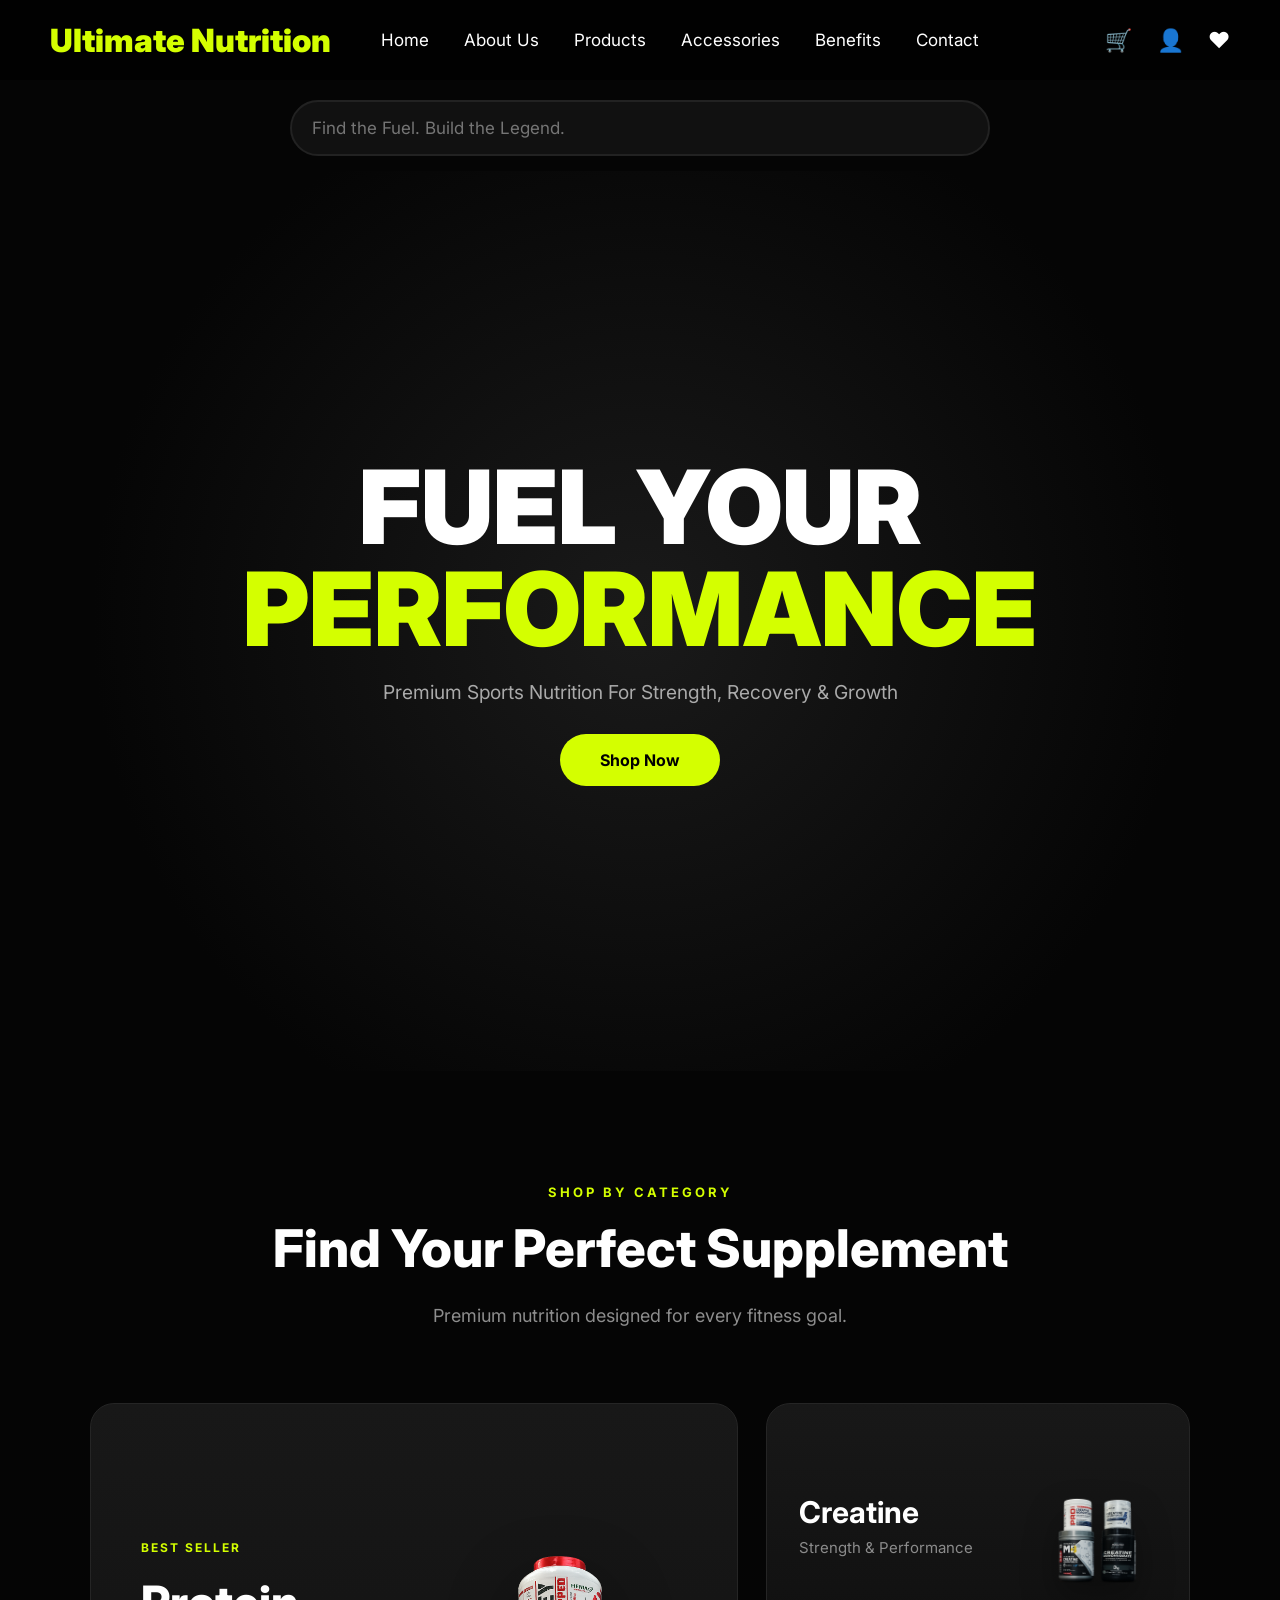
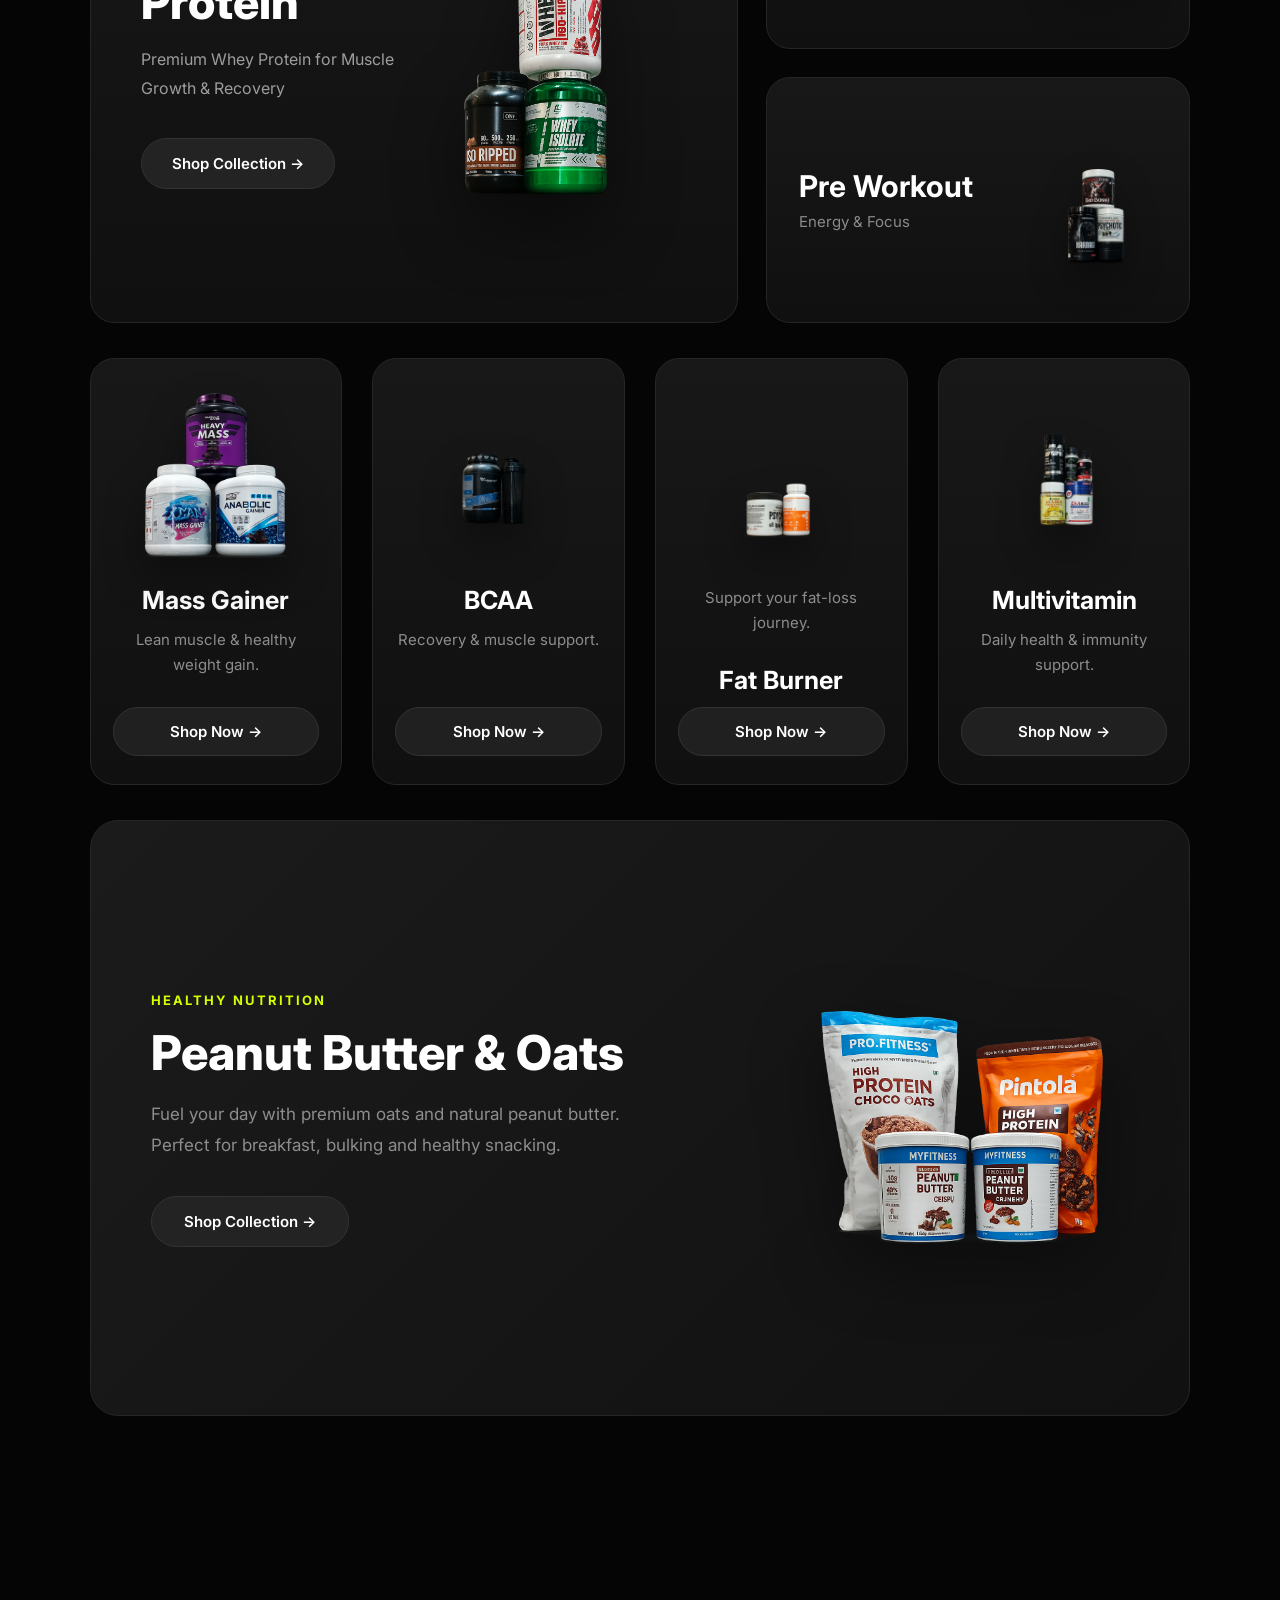
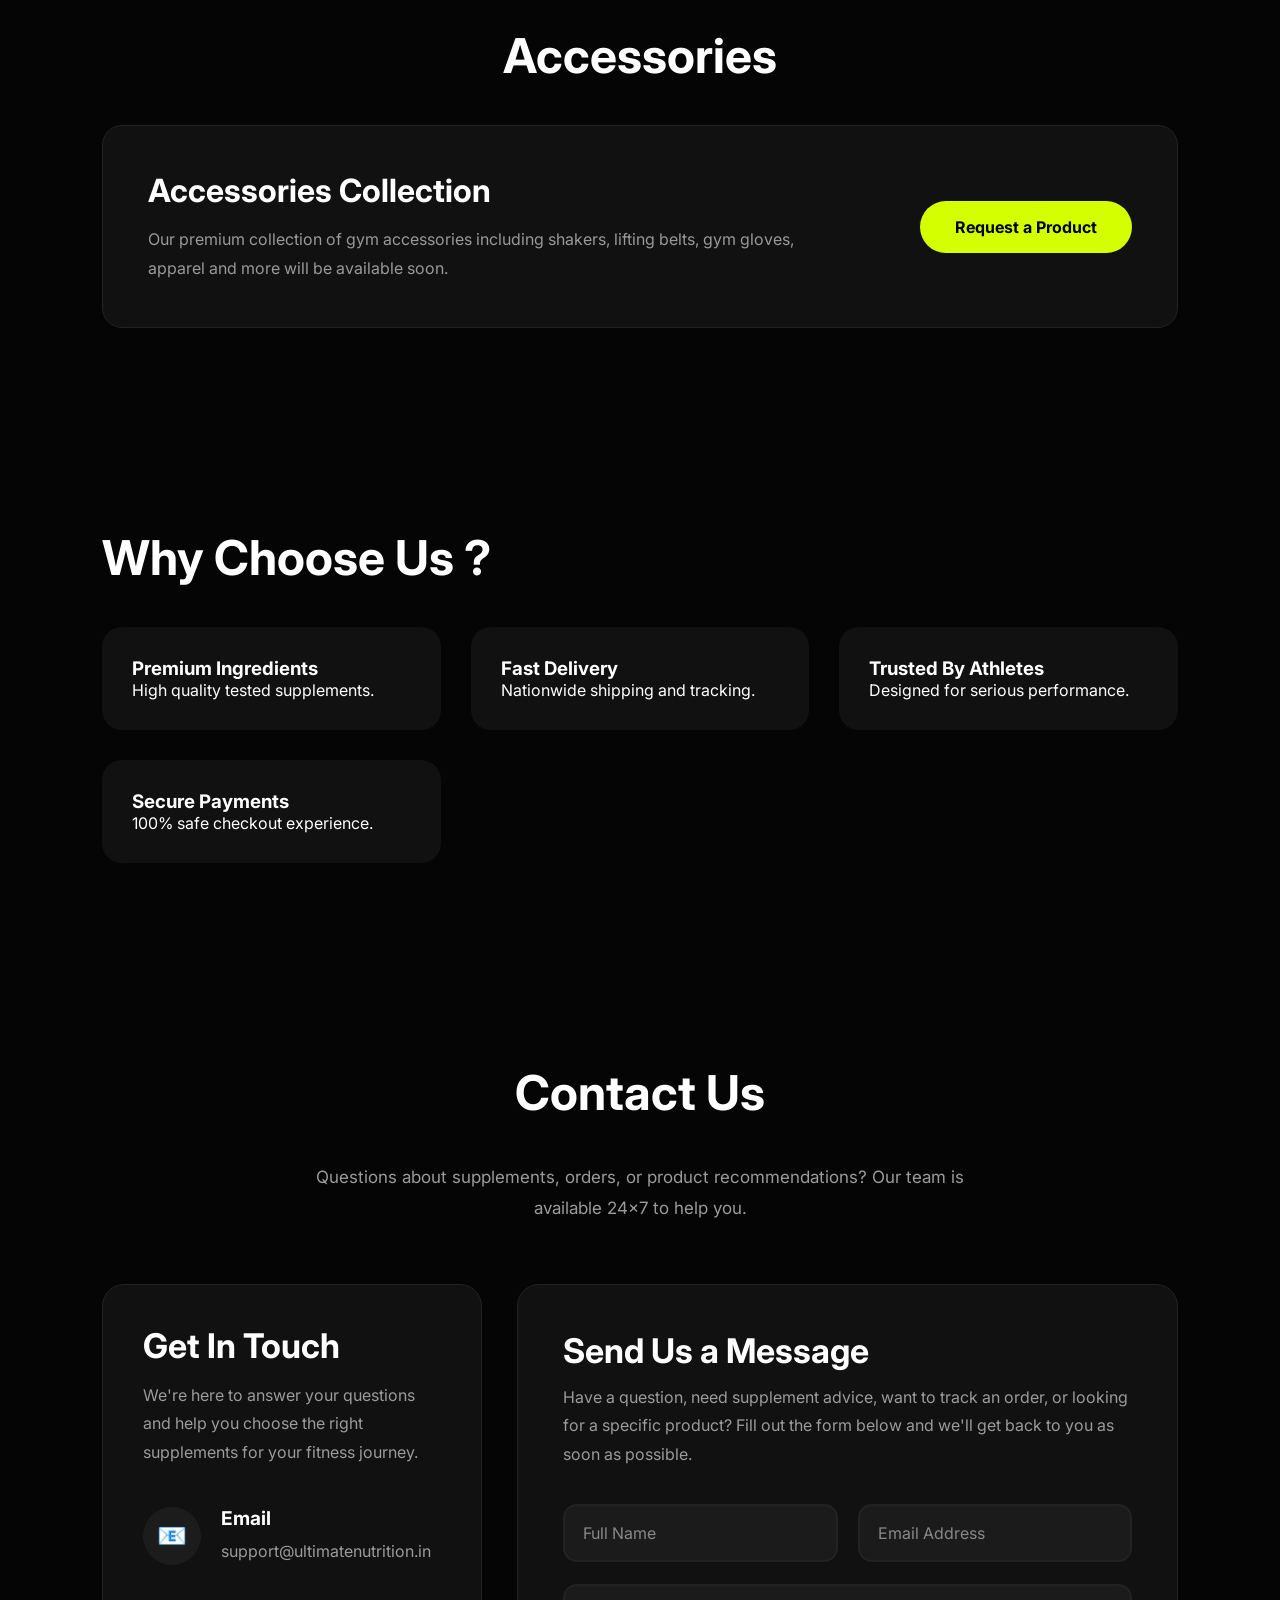
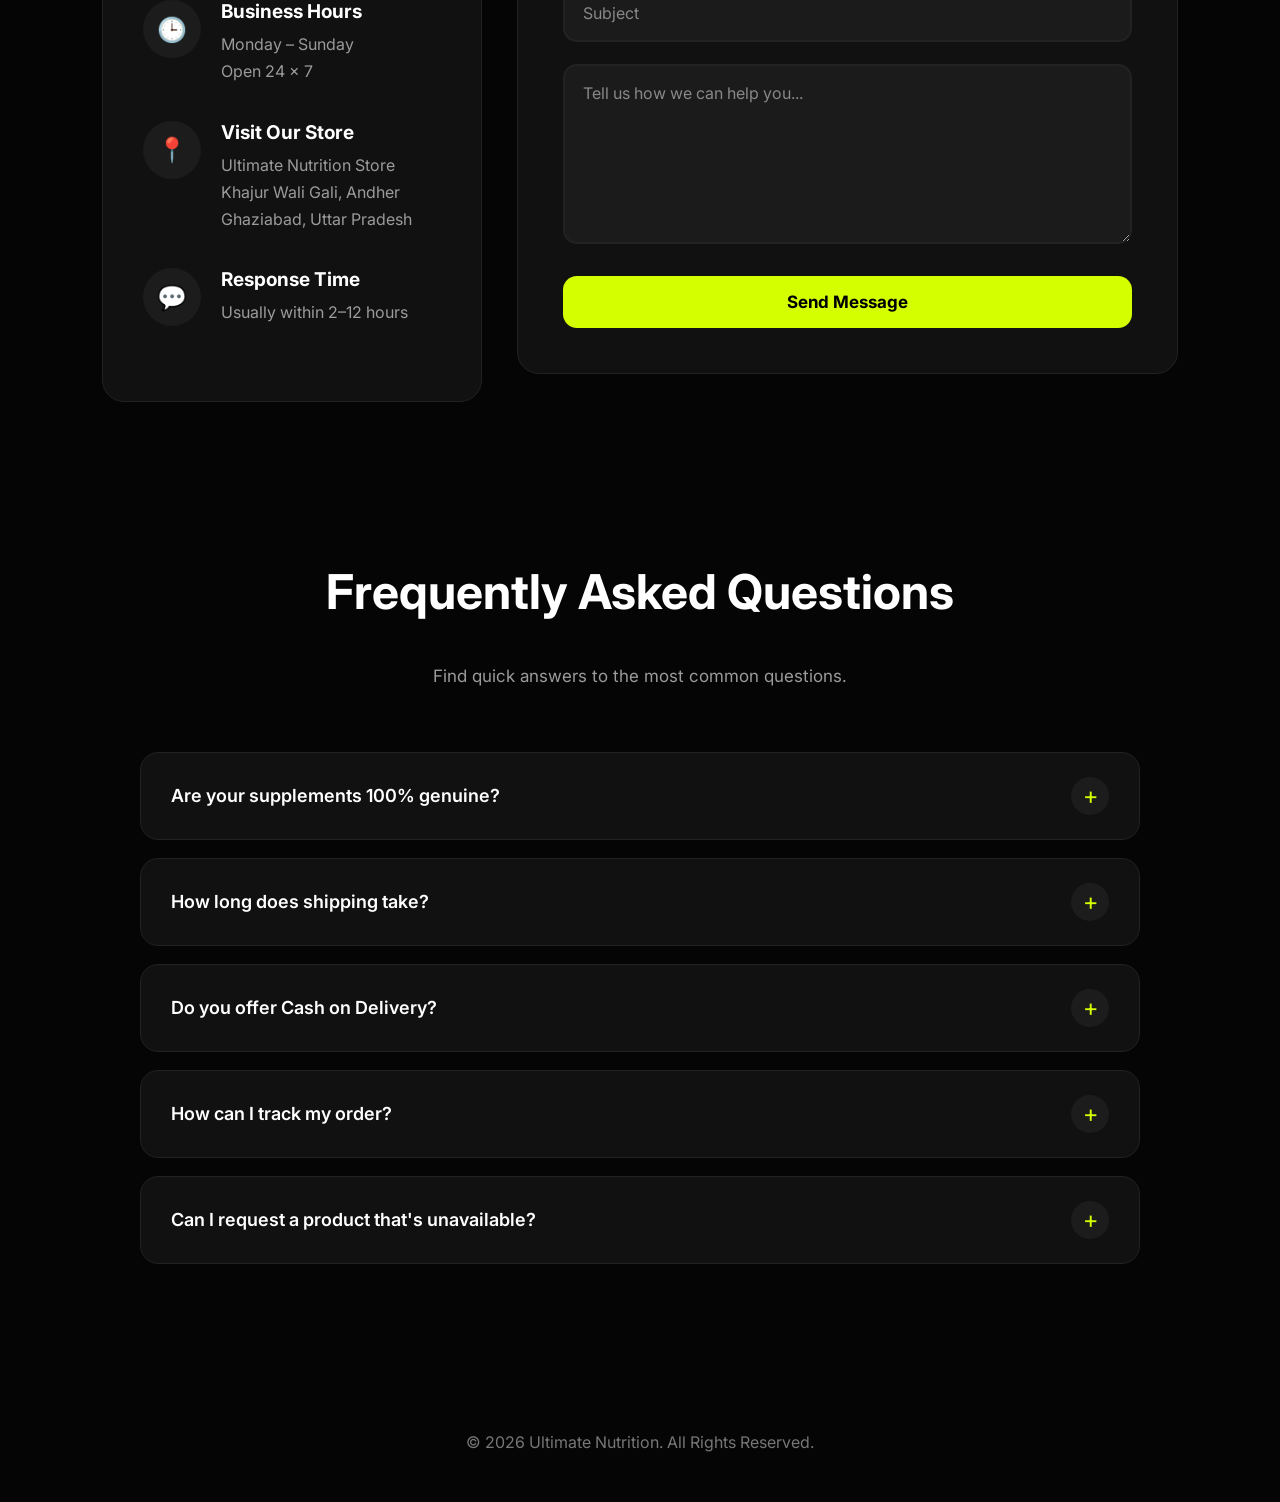
<file: index.html>
<!DOCTYPE html>
<html lang="en">
<head>
<meta charset="UTF-8">
<meta name="viewport" content="width=device-width, initial-scale=1.0">
<title>Ultimate Nutrition - Premium Supplements</title>

<link href="https://fonts.googleapis.com/css2?family=Inter:wght@300;400;500;700;900&display=swap" rel="stylesheet">

<style>
*{
margin:0;
padding:0;
box-sizing:border-box;
font-family:Inter,sans-serif;
}

body{
background:#050505;
color:white;
overflow-x:hidden;
}

nav{
    position:fixed;
    top:0;
    left:0;
    width:100%;
    height:80px;

    background:rgba(0,0,0,.75);
    backdrop-filter:blur(10px);

    display:flex;
    align-items:center;
    justify-content:space-between;

    padding:0 50px;

    z-index:1000;
}
.logo{
    font-size:2rem;
    font-weight:900;
    color:#d4ff00;
}
nav ul{

    display:flex;

    list-style:none;

    gap:35px;

    margin-left:50px;
}

nav ul li a{

    color:white;

    text-decoration:none;

    font-size:17px;

    transition:.3s;

}

nav ul li a:hover{

    color:#d4ff00;

}
.hero{
height:100vh;
display:flex;
align-items:center;
justify-content:center;
text-align:center;
padding:0 20px;
background:
radial-gradient(circle at center,#1a1a1a 0%,#050505 70%);
}

.hero-content{
animation:fadeUp 1s ease forwards;
}

.hero h1{
font-size:clamp(3rem,8vw,7rem);
font-weight:900;
line-height:1;
}

.hero span{
color:#d4ff00;
}

.hero p{
margin-top:20px;
font-size:1.2rem;
color:#aaa;
}

.btn{
display:inline-block;
margin-top:30px;
padding:16px 40px;
background:#d4ff00;
color:black;
font-weight:700;
border-radius:50px;
text-decoration:none;
transition:.3s;
}

.btn:hover{
transform:translateY(-5px);
}

.section{
padding:100px 8%;
}

.section-title{
font-size:3rem;
margin-bottom:40px;
}

.products{
display:grid;
grid-template-columns:repeat(auto-fit,minmax(250px,1fr));
gap:30px;
}

/* Slider Images */

.product-image img{

    position:absolute;

    width:85%;

    height:85%;

    object-fit:contain;

    opacity:0;

    transition:opacity .8s ease-in-out;

}

/* First Image Visible */

.product-image img.active{

    opacity:1;

}

/* Hover Effect */

.card:hover .product-image img.active{

    transform:scale(1.05);

    transition:transform .4s;

}

.coming{
    color:#bbb;
    margin:12px 0;
    font-size:14px;
}

.card:hover{
transform:translateY(-10px);
border-color:#d4ff00;
}

.product-image{

    position:relative;

    height:260px;

    background:#181818;

    border-radius:18px;

    overflow:hidden;

}

.product-image img{

    position:absolute;

    inset:0;

    width:100%;

    height:100%;

    object-fit:contain;

    opacity:0;

    transition:.8s;

}

.product-image img.active{

    opacity:1;

}
.card h3{
margin-top:15px;
}

.price{
margin-top:10px;
font-size:24px;
font-weight:700;
color:#d4ff00;
}

.buy{
margin-top:15px;
width:100%;
padding:12px;
border:none;
border-radius:12px;
background:#d4ff00;
font-weight:700;
cursor:pointer;
}

.features{
display:grid;
grid-template-columns:repeat(auto-fit,minmax(250px,1fr));
gap:30px;
}

.feature{
background:#111;
padding:30px;
border-radius:20px;
}

footer{
padding:50px;
text-align:center;
color:#777;
}

.reveal{
opacity:0;
transform:translateY(50px);
transition:1s;
}

.reveal.active{
opacity:1;
transform:translateY(0);
}

@keyframes fadeUp{
from{
opacity:0;
transform:translateY(100px);
}
to{
opacity:1;
transform:translateY(0);
}
}
.hamburger{

    display:none;

    font-size:30px;

    cursor:pointer;

    color:white;

}
@media (max-width:768px){

    nav{

        padding:0 15px;

        height:70px;

    }

    /* Hamburger LEFT */

    .hamburger{

        display:block;

        font-size:30px;

        cursor:pointer;

        order:1;

    }

    /* Logo CENTER */

    .logo{

        flex:1;

        text-align:center;

        font-size:22px;

        order:2;

    }

    /* Icons RIGHT */

    .nav-icons{

        order:3;

        gap:15px;

    }

    /* Hide desktop menu */
nav ul{

position:fixed;

top:70px;

left:-100%;

width:280px;

height:100vh;

background:#111;

display:flex;

flex-direction:column;

align-items:flex-start;

padding:40px 30px;

gap:25px;

transition:.3s;

}
nav ul li{

width:100%;

}
nav ul li a{

display:block;

padding:12px 0;

font-size:22px;

width:100%;

}
    nav ul.active{

        left:0;

    }

}
@media(max-width:480px){

    .logo{

        font-size:20px;

    }

    .nav-icons{

        gap:12px;

    }

    nav{

        padding:12px 15px;

    }

}
.account{
    position:relative;
    display:flex;
    align-items:center;
    gap:12px;
}
#username{
    color:white;
    font-size:18px;
    font-weight:500;
    white-space:nowrap;
}
.nav-icons{
    margin-left:auto;
    display:flex;
    align-items:center;
    gap:25px;
}

.nav-icons a{

    color:white;

    text-decoration:none;

    font-size:22px;

}
.dropdown{
display:none;
position:absolute;
right:0;
top:40px;
background:#111;
padding:15px;
border-radius:10px;
min-width:150px;
}

.dropdown a{
display:block;
padding:10px;
color:white;
text-decoration:none;
}

.dropdown.show{
display:block;
}

.cart-header{
display:flex;
justify-content:space-between;
align-items:center;
margin-bottom:20px;
}

.cart-header span{
cursor:pointer;
font-size:24px;
}

.cart-item{
background:#1a1a1a;
padding:18px;
border-radius:15px;
margin-bottom:15px;
border:1px solid #333;
transition:.3s;
}

.cart-item:hover{
border-color:#d4ff00;
}
.qty-btn{
width:35px;
height:35px;
border:none;
background:#d4ff00;
font-size:18px;
font-weight:bold;
cursor:pointer;
border-radius:8px;
margin:0 8px;
}

.checkout-btn{
width:100%;
padding:15px;
background:#d4ff00;
border:none;
border-radius:12px;
font-weight:700;
margin-top:15px;
}
.nav-search{

    flex:1;

    display:flex;

    justify-content:center;

    margin:0 30px;

}

.nav-search input{

    width:100%;
    max-width:420px;

    padding:12px 18px;

    border:none;

    border-radius:30px;

    background:#1a1a1a;

    color:white;

    outline:none;

    border:2px solid #333;

    transition:.3s;

}

.nav-search input:focus{

    border-color:#d4ff00;

}
@media(max-width:768px){

    .nav-search{

        width:100%;
        order:3;
        margin-top:15px;

    }

    .nav-search input{

        max-width:100%;
        width:100%;

    }

    nav{

        flex-wrap:nowrap;

    }

}
.search-wrapper{

    width:100%;

    margin-top:85px;

    padding:15px 7%;

    background:#050505;

}

#searchInput{

    width:100%;
    max-width:700px;

    display:block;

    margin:auto;

    padding:16px 20px;

    border-radius:40px;

    border:2px solid #222;

    background:#111;

    color:white;

    font-size:17px;

    outline:none;

}

#searchInput:focus{

    border-color:#d4ff00;

}

#searchResults{

    max-width:700px;

    margin:auto;

    background:#111;

    border-radius:15px;

    overflow:hidden;

    margin-top:5px;

    display:none;

    border:1px solid #222;

}

.search-item{

    display:flex;

    align-items:center;

    gap:15px;

    padding:15px;

    cursor:pointer;

    transition:.3s;

}

.search-item:hover{

    background:#222;

}

.search-item img{

    width:60px;

    height:60px;

    object-fit:cover;

    border-radius:10px;

}

.search-item h4{

    color:white;

}

.search-item p{

    color:#d4ff00;

}
.accessories-box{

    background:#111;
    border:1px solid #222;
    border-radius:20px;

    padding:45px;

    display:flex;
    justify-content:space-between;
    align-items:center;
    gap:40px;

    transition:.3s;
}

.accessories-box:hover{

    border-color:#d4ff00;

}

.left h2{

    font-size:32px;
    margin-bottom:15px;

}

.left p{

    color:#999;
    line-height:1.8;
    max-width:650px;

}

.request-btn{

    display:inline-block;

    background:#d4ff00;
    color:#000;

    text-decoration:none;

    padding:16px 35px;

    border-radius:50px;

    font-weight:700;

    transition:.3s;

}

.request-btn:hover{

    transform:translateY(-4px);

}

@media(max-width:768px){

.accessories-box{

flex-direction:column;
text-align:center;

padding:35px 25px;

}

.left p{

max-width:100%;

}
}
/* CONTACT */

/*=============================
        CONTACT SECTION
==============================*/

.contact-subtitle{

    max-width:700px;
    margin:20px auto 60px;
    color:#9b9b9b;
    font-size:17px;
    line-height:1.8;

}

.contact-container{

    max-width:1400px;

    margin:auto;

    display:grid;

    grid-template-columns:380px 1fr;

    gap:35px;

    align-items:start;

}

/*=============================
        LEFT CARD
==============================*/

.contact-info{

    background:#111;

    border:1px solid #222;

    border-radius:22px;

    padding:40px;

    transition:.35s;

    position:sticky;

    top:110px;

}

.contact-info:hover{

    border-color:#d4ff00;

    transform:translateY(-5px);

}

.contact-heading{

    margin-bottom:40px;

}

.contact-heading h2{

    font-size:34px;

    margin-bottom:15px;

}

.contact-heading p{

    color:#9b9b9b;

    line-height:1.8;

}

/*=============================
          INFO ITEM
==============================*/

.info-item{

    display:flex;

    align-items:flex-start;

    gap:20px;

    margin-bottom:35px;

}

.icon{

    width:58px;

    height:58px;

    border-radius:50%;

    background:#1c1c1c;

    display:flex;

    align-items:center;

    justify-content:center;

    font-size:24px;

    flex-shrink:0;

    transition:.3s;

}

.info-item:hover .icon{

    background:#d4ff00;

    color:#000;

}

.info-item h4{

    font-size:19px;

    margin-bottom:8px;

}

.info-item p{

    color:#9b9b9b;

    line-height:1.7;

}

/*=============================
        CONTACT FORM
==============================*/

.contact-form{

    background:#111;

    border:1px solid #222;

    border-radius:22px;

    padding:45px;

    transition:.35s;

}

.contact-form:hover{

    border-color:#d4ff00;

}

.contact-form h2{

    font-size:34px;

    margin-bottom:12px;

}

.form-text{

    color:#9b9b9b;

    line-height:1.8;

    margin-bottom:35px;

    max-width:700px;

}

/*=============================
          FORM
==============================*/

.contact-form form{

    display:flex;

    flex-direction:column;

    gap:22px;

}

/* First Row */

.input-row{

    display:grid;

    grid-template-columns:1fr 1fr;

    gap:20px;

}

/* Inputs */

.contact-form input,
.contact-form textarea{

    width:100%;

    background:#1b1b1b;

    border:2px solid #222;

    color:#fff;

    padding:17px 18px;

    border-radius:14px;

    outline:none;

    font-size:16px;

    transition:.3s;

}

.contact-form textarea{

    min-height:180px;

    resize:vertical;

}

/* Placeholder */

.contact-form input::placeholder,
.contact-form textarea::placeholder{

    color:#888;

}

/* Focus */

.contact-form input:focus,
.contact-form textarea:focus{

    border-color:#d4ff00;

    background:#202020;

}

/* Button */

.contact-form .buy{

    margin-top:10px;

    padding:16px;

    font-size:17px;

    border-radius:14px;

    transition:.35s;

}

.contact-form .buy:hover{

    transform:translateY(-3px);

    box-shadow:0 0 18px rgba(212,255,0,.35);

}

/*=============================
      RESPONSIVE
==============================*/

@media(max-width:1000px){

    .contact-container{

        grid-template-columns:1fr;

    }

    .contact-info{

        position:static;

    }

}

@media(max-width:700px){

    .contact-form{

        padding:30px;

    }

    .input-row{

        grid-template-columns:1fr;

        gap:18px;

    }

    .contact-form h2{

        font-size:28px;

    }

    .form-text{

        font-size:15px;

    }

}
/*====================================
            FAQ SECTION
====================================*/

#faq{

    padding-top:60px;

}

.faq-container{

    max-width:1000px;

    margin:60px auto 0;

}

.faq{

    background:#111;

    border:1px solid #222;

    border-radius:18px;

    margin-bottom:18px;

    overflow:hidden;

    transition:.35s;

}

.faq:hover{

    border-color:#d4ff00;

    transform:translateY(-3px);

}

/*=============================
        QUESTION
==============================*/

.question{

    display:flex;

    justify-content:space-between;

    align-items:center;

    cursor:pointer;

    padding:24px 30px;

}

.question h3{

    font-size:18px;

    font-weight:600;

}

.question span{

    width:38px;

    height:38px;

    border-radius:50%;

    background:#1c1c1c;

    display:flex;

    align-items:center;

    justify-content:center;

    font-size:24px;

    color:#d4ff00;

    transition:.35s;

}

/*=============================
        ANSWER
==============================*/

.answer{

    max-height:0;

    overflow:hidden;

    padding:0 30px;

    color:#9b9b9b;

    line-height:1.9;

    transition:
    max-height .45s ease,
    padding .45s ease;

}

.faq.active .answer{

    max-height:220px;

    padding:0 30px 28px;

}

.faq.active .question span{

    transform:rotate(45deg);

    background:#d4ff00;

    color:#000;

}

/*=============================
        RESPONSIVE
==============================*/

@media(max-width:768px){

.question{

padding:20px;

}

.question h3{

font-size:16px;

}

.answer{

padding:0 20px;

}

.faq.active .answer{

padding:0 20px 20px;

}

}

/*======================================
        SHOP BY CATEGORY
=======================================*/

.categories{
    width:100%;
    padding:110px 7%;
    background:#050505;
}

/*======================================
        SECTION HEADER
=======================================*/

.section-header{
    text-align:center;
    margin-bottom:70px;
}

.section-tag{

    display:inline-block;

    color:#d4ff00;

    font-size:13px;

    font-weight:700;

    letter-spacing:3px;

    margin-bottom:18px;

    text-transform:uppercase;
}

.section-header h2{

    color:#fff;

    font-size:52px;

    font-weight:800;

    margin-bottom:20px;

    line-height:1.2;
}

.section-header p{

    max-width:650px;

    margin:auto;

    color:#8d8d8d;

    font-size:18px;

    line-height:1.8;

}

/*======================================
        TOP GRID
=======================================*/

.category-layout{

    display:grid;

    grid-template-columns:1.45fr .95fr;

    gap:28px;

    margin-bottom:35px;

}

/*======================================
        COMMON CARD
=======================================*/

.category{

    position:relative;

    background:linear-gradient(
    180deg,
    #181818,
    #101010);

    border:1px solid #252525;

    border-radius:24px;

    overflow:hidden;

    text-decoration:none;

    transition:.35s;

    color:#fff;

}

/*======================================
        FEATURED PROTEIN
=======================================*/

.protein{

    min-height:330px;

    display:flex;

    justify-content:space-between;

    align-items:center;

    padding:50px;

}

.category-content{

    width:48%;

    z-index:2;

}

.category-content span{

    color:#d4ff00;

    font-size:12px;

    font-weight:700;

    letter-spacing:2px;

}

.category-content h2{

    font-size:46px;

    margin:18px 0 15px;

    font-weight:800;

}

.category-content p{

    color:#9d9d9d;

    line-height:1.8;

    margin-bottom:35px;

    font-size:16px;

}

/*======================================
        PROTEIN IMAGE
=======================================*/

.protein img{

    width:270px;

    object-fit:contain;

    transition:.4s;

    filter:drop-shadow(
    0 30px 35px
    rgba(0,0,0,.45));

}

/*======================================
        SHOP BUTTON
=======================================*/

.shop-btn{

    display:inline-flex;

    align-items:center;

    justify-content:center;

    gap:10px;

    padding:15px 30px;

    border-radius:50px;

    background:#232323;

    border:1px solid #333;

    color:#fff;

    font-size:15px;

    font-weight:600;

    transition:.35s;

}

/*======================================
        RIGHT COLUMN
=======================================*/

.right-column{

    display:flex;

    flex-direction:column;

    gap:28px;

}

/*======================================
        SMALL CARD
=======================================*/

.small{

    display:flex;

    justify-content:space-between;

    align-items:center;

    padding:32px;

    min-height:150px;

}

.small h3{

    font-size:30px;

    margin-bottom:8px;

    font-weight:700;

}

.small p{

    color:#8b8b8b;

    font-size:15px;

}

.small img{

    width:120px;

    object-fit:contain;

    transition:.35s;

    filter:drop-shadow(
    0 18px 18px
    rgba(0,0,0,.35));

}

/*======================================
        HOVER
=======================================*/

.category:hover{

    transform:translateY(-8px);

    border-color:#404040;

    box-shadow:
    0 18px 45px
    rgba(0,0,0,.35);

}

.category:hover img{

    transform:scale(1.05);

}

.category:hover .shop-btn{

    background:#d4ff00;

    color:#000;

    border-color:#d4ff00;

}
/*======================================
        SECOND ROW ONLY
=======================================*/

.bottom-grid{

    display:grid;

    grid-template-columns:repeat(4,1fr);

    gap:30px;

    margin-top:35px;

}

/* CARD */

.mini-card{

    background:linear-gradient(180deg,#181818,#101010);

    border:1px solid #262626;

    border-radius:24px;

    text-decoration:none;

    color:#fff;

    padding:28px 22px;

    display:flex;

    flex-direction:column;

    align-items:center;

    justify-content:space-between;

    min-height:400px;

    transition:.35s;

}

/* IMAGE */

.mini-card img{

    width:180px;

    height:180px;

    object-fit:contain;

    transition:.35s;

    margin-bottom:18px;

    filter:drop-shadow(
    0 20px 20px rgba(0,0,0,.35));

}

/* TITLE */

.mini-card h4{

    font-size:25px;

    font-weight:700;

    text-align:center;

    margin-bottom:12px;

}

/* DESCRIPTION */

.mini-card p{

    font-size:15px;

    color:#8d8d8d;

    text-align:center;

    line-height:1.7;

    min-height:55px;

    margin-bottom:25px;

}

/* BUTTON */

.mini-btn{

    display:inline-flex;

    align-items:center;

    justify-content:center;

    width:100%;

    padding:14px 0;

    border-radius:50px;

    background:#202020;

    border:1px solid #333;

    color:#fff;

    font-size:15px;

    font-weight:600;

    transition:.35s;

}

/* HOVER */

.mini-card:hover{

    transform:translateY(-8px);

    border-color:#3d3d3d;

    box-shadow:0 20px 50px rgba(0,0,0,.35);

}

.mini-card:hover img{

    transform:scale(1.05);

}

.mini-card:hover .mini-btn{

    background:#d4ff00;

    color:#000;

    border-color:#d4ff00;

}

/* TABLET */

@media(max-width:991px){

.bottom-grid{

grid-template-columns:repeat(2,1fr);

}

}

/* MOBILE */
@media (max-width:768px){

    .bottom-grid{
        display:grid;
        grid-template-columns:repeat(2,1fr);
        gap:14px;
    }

    .mini-card{
        min-height:250px;
        padding:16px 12px;
    }

    .mini-card img{
        width:100%;
        max-width:120px;
        height:120px;
        object-fit:contain;
        margin:0 auto 12px;
        display:block;
    }

    .mini-card h4{
        font-size:16px;
        line-height:1.3;
        text-align:center;
    }

    .mini-card p{
        display:none;
    }

    .mini-btn{
        display:none;
    }
}



/*======================================
        FEATURED OATS BANNER
=======================================*/

.wide-card{

    margin-top:35px;

    display:flex;

    align-items:center;

    justify-content:space-between;

    gap:50px;

    background:linear-gradient(
    135deg,
    #1b1b1b 0%,
    #111111 100%);

    border:1px solid #262626;

    border-radius:28px;

    padding:55px 60px;

    text-decoration:none;

    color:#fff;

    overflow:hidden;

    transition:.35s;

}

.wide-card:hover{

    transform:translateY(-8px);

    border-color:#404040;

    box-shadow:0 20px 55px rgba(0,0,0,.35);

}

.wide-content{

    max-width:520px;

}

.wide-content span{

    display:inline-block;

    color:#d4ff00;

    font-size:13px;

    font-weight:700;

    letter-spacing:2px;

    margin-bottom:16px;

}

.wide-content h2{

    font-size:48px;

    font-weight:800;

    line-height:1.2;

    margin-bottom:18px;

}

.wide-content p{

    color:#8d8d8d;

    font-size:17px;

    line-height:1.8;

    margin-bottom:35px;

}

.wide-btn{

    display:inline-flex;

    align-items:center;

    justify-content:center;

    padding:15px 32px;

    border-radius:50px;

    background:#232323;

    border:1px solid #333;

    color:#fff;

    font-size:15px;

    font-weight:600;

    transition:.35s;

}

.wide-btn:hover{

    background:#d4ff00;

    color:#000;

    border-color:#d4ff00;

}

.wide-image{

    flex-shrink:0;

}

.wide-image img{

    width:320px;

    transition:.4s;

    object-fit:contain;

    filter:drop-shadow(
    0 25px 35px
    rgba(0,0,0,.4));

}

.wide-card:hover .wide-image img{

    transform:scale(1.05);

}

/*======================================
        TABLET
=======================================*/

@media(max-width:991px){

.category-layout{

grid-template-columns:1fr;

}

.right-column{

flex-direction:row;

}

.bottom-grid{

grid-template-columns:repeat(2,1fr);

}

.wide-card{

flex-direction:column-reverse;

text-align:center;

padding:45px 35px;

}

.wide-content{

max-width:100%;

}

.wide-image img{

width:240px;

}

}

/*======================================
        MOBILE
=======================================*/

@media(max-width:768px){

.categories{

padding:80px 5%;

}

.section-header h2{

font-size:34px;

}

.section-header p{

font-size:16px;

}

.category-layout{

grid-template-columns:1fr;

}

.right-column{

flex-direction:column;

}

.protein{

flex-direction:column-reverse;

text-align:center;

padding:30px;

gap:25px;

}

.category-content{

width:100%;

}

.protein img{

width:190px;

}

.small{

min-height:140px;

}

.small img{

width:100px;

}

.bottom-grid{

grid-template-columns:1fr;

}

.mini-card{

min-height:360px;

}

.wide-card{

flex-direction:column-reverse;

padding:35px 25px;

gap:30px;

text-align:center;

}

.wide-image img{

width:190px;

}

.wide-content h2{

font-size:32px;

}

.wide-content p{

font-size:15px;

}

.shop-btn,
.mini-btn,
.wide-btn{

width:100%;

justify-content:center;

}
@media (max-width:768px){

    .bottom-grid{
        display:grid;
        grid-template-columns:repeat(2,1fr);
        gap:16px;
    }

    .mini-card{
        min-height:250px;
        padding:18px 12px;
    }

  .mini-card img{

    width:300px;

    height:170px;

    object-fit:contain;

    margin-bottom:10px;

}
    .mini-card h4{
        font-size:18px;
    }

    .mini-card p{
        display:none;
    }

    .mini-btn{
        display:none;
    }

}
}

</style>
<link rel="stylesheet" href="cart.css">

</head>

<body>
<nav>

    <!-- Left -->
    <div class="hamburger" onclick="toggleMenu()">
        ☰
    </div>

    <!-- Center -->
    <div class="logo">
        Ultimate Nutrition
    </div>

    <!-- Desktop Menu -->
    <ul id="navMenu">
        <li><a href="#">Home</a></li>
        <li><a href="about.html">About Us</a></li>
<li><a href="#products">Products</a></li>
        <li><a href="#accessories">Accessories</a></li>
        <li><a href="#features">Benefits</a></li>
        <li><a href="#contact">Contact</a></li>
    </ul>

    <!-- Right -->
    <div class="nav-icons">

        <a href="#" id="cartBtn">🛒</a>

        <div class="account">

    <a href="#" id="profileLink">👤</a>

    <span id="username"></span>


    <a href="wishlist.html">❤️</a>

    <div class="dropdown" id="accountMenu">

        </div>

    </div>

</nav>
<div class="search-wrapper">

    <input
    type="text"
    id="searchInput"
    placeholder="Find the Fuel. Build the Legend.">

    <div id="searchResults"></div>

</div>
<section class="hero">

<div class="hero-content">

<h1>
FUEL YOUR
<span>PERFORMANCE</span>
</h1>

<p>
Premium Sports Nutrition For Strength, Recovery & Growth
</p>

<a href="#products" class="btn">
Shop Now
</a>

</div>

</section>
<!-- ==========================
      SHOP BY CATEGORY
=========================== -->

<section class="categories" id="products">

<div class="section-header">

<span class="section-tag">
SHOP BY CATEGORY
</span>

<h2>
Find Your Perfect Supplement
</h2>

<p>
Premium nutrition designed for every fitness goal.
</p>

</div>

<div class="category-layout">

    <!-- LEFT FEATURED -->

    <a href="product.html?category=whey-concentrate" class="category protein">

        <div class="category-content">

            <span>BEST SELLER</span>

            <h2>Protein</h2>

            <p>
                Premium Whey Protein for Muscle Growth & Recovery
            </p>

            <div class="shop-btn">
                Shop Collection →
            </div>

        </div>

        <img src="protein1.png">

    </a>

    <!-- RIGHT COLUMN -->

    <div class="right-column">

        <a href="product.html?category=creatine" class="category small">

            <div>

                <h3>Creatine</h3>

                <p>Strength & Performance</p>

            </div>

            <img src="creatine1.png">

        </a>

        <a href="product.html?category=pre-workout"
class="category small">

            <div>

                <h3>Pre Workout</h3>

                <p>Energy & Focus</p>

            </div>

            <img src="preworkout1.png">

        </a>

    </div>

</div>

<!-- SECOND ROW -->
<div class="bottom-grid">

    <a href="product.html?category=mass-gainer" class="mini-card">
        <img src="massgainer1.png" alt="Mass Gainer">
        <h4>Mass Gainer</h4>
        <p>Lean muscle & healthy weight gain.</p>
        <div class="mini-btn">Shop Now →</div>
    </a>

    <a href="product.html?category=bcaa" class="mini-card">
        <img src="bcaa1.png" alt="BCAA">
        <h4>BCAA</h4>
        <p>Recovery & muscle support.</p>
        <div class="mini-btn">Shop Now →</div>
    </a>

    <a href="product.html?category=fatburner" class="mini-card">
        <img src="fatburner1.png" alt="Fat Burner">
        <p>Support your fat-loss journey.</p>
        <h4>Fat Burner</h4>
        <div class="mini-btn">Shop Now →</div>
    </a>

    <a href="product.html?category=vitamins" class="mini-card">
        <img src="multivitamin1.png" alt="Multivitamin">
        <h4>Multivitamin</h4>
        <p>Daily health & immunity support.</p>
        <div class="mini-btn">Shop Now →</div>
    </a>

</div>
<!-- LAST ROW -->
<a href="product.html?category=oats" class="wide-card">

    <div class="wide-content">

        <span>HEALTHY NUTRITION</span>

        <h2>Peanut Butter & Oats</h2>

        <p>
            Fuel your day with premium oats and natural peanut butter.
            Perfect for breakfast, bulking and healthy snacking.
        </p>

        <div class="wide-btn">
            Shop Collection →
        </div>

    </div>
<div class="wide-image">
    <img src="pintola1.png" alt="Oats">
</div>

</a>
</section>
<!-- gym accesories -->
 
<!-- ACCESSORIES -->
<section class="section reveal" id="accessories">

    <center>
        <h2 class="section-title">Accessories</h2>
    </center>

    <div class="accessories-box">

        <div class="left">

            <h2>Accessories Collection</h2>

            <p>
                Our premium collection of gym accessories including
                shakers, lifting belts, gym gloves, apparel and more
                will be available soon.
            </p>

        </div>

        <div class="right">

            <a href="#form" target="_blank" class="request-btn">
                Request a Product
            </a>

        </div>

    </div>

</section>

</section>

<!-- FEATURES -->

<section class="section reveal" id="features">

    <h2 class="section-title">
        Why Choose Us ?
    </h2>

    <div class="features">

        <div class="feature">
            <h3>Premium Ingredients</h3>
            <p>High quality tested supplements.</p>
        </div>

        <div class="feature">
            <h3>Fast Delivery</h3>
            <p>Nationwide shipping and tracking.</p>
        </div>

        <div class="feature">
            <h3>Trusted By Athletes</h3>
            <p>Designed for serious performance.</p>
        </div>

        <div class="feature">
            <h3>Secure Payments</h3>
            <p>100% safe checkout experience.</p>
        </div>

    </div>

</section>
<!-- CONTACT SECTION -->

<!-- CONTACT -->

<section class="section reveal" id="contact">

    <center>

        <h2 class="section-title">Contact Us</h2>

        <p class="contact-subtitle">
            Questions about supplements, orders, or product recommendations?
            Our team is available 24×7 to help you.
        </p>

    </center>

    <div class="contact-container">

        <!-- LEFT CARD -->

        <div class="contact-info">

            <div class="contact-heading">

                <h2>Get In Touch</h2>

                <p>
                    We're here to answer your questions and help you choose
                    the right supplements for your fitness journey.
                </p>

            </div>

            <div class="info-item">

                <div class="icon">📧</div>

                <div>

                    <h4>Email</h4>

                    <p>support@ultimatenutrition.in</p>

                </div>

            </div>

            <div class="info-item">

                <div class="icon">🕒</div>

                <div>

                    <h4>Business Hours</h4>

                    <p>Monday – Sunday</p>

                    <p>Open 24 × 7</p>

                </div>

            </div>

            <div class="info-item">

                <div class="icon">📍</div>

                <div>

                    <h4>Visit Our Store</h4>

                    <p>Ultimate Nutrition Store</p>

                    <p>Khajur Wali Gali, Andher</p>

                    <p>Ghaziabad, Uttar Pradesh</p>

                </div>

            </div>

            <div class="info-item">

                <div class="icon">💬</div>

                <div>

                    <h4>Response Time</h4>

                    <p>Usually within 2–12 hours</p>

                </div>

            </div>

        </div>

        <!-- RIGHT CARD -->

        <div class="contact-form" id="form">

            <h2>Send Us a Message</h2>

            <p class="form-text">
                Have a question, need supplement advice, want to track an
                order, or looking for a specific product? Fill out the form
                below and we'll get back to you as soon as possible.
            </p>

            <form>

                <div class="input-row">

                    <input
                    type="text"
                    placeholder="Full Name"
                    required>

                    <input
                    type="email"
                    placeholder="Email Address"
                    required>

                </div>

                <input
                type="text"
                placeholder="Subject"
                required>

                <textarea
                placeholder="Tell us how we can help you..."
                rows="7"
                required></textarea>

                <button class="buy" type="submit">

                    Send Message

                </button>

            </form>

        </div>

    </div>

</section>


<!-- FAQ -->

<section class="section reveal" id="faq">

    <center>

        <h2 class="section-title">

            Frequently Asked Questions

        </h2>

        <p class="contact-subtitle">

            Find quick answers to the most common questions.

        </p>

    </center>

    <div class="faq-container">

        <div class="faq">

            <div class="question">

                <h3>Are your supplements 100% genuine?</h3>

                <span>+</span>

            </div>

            <div class="answer">

                Yes. We source all products directly from trusted brands and authorized distributors.

            </div>

        </div>

        <div class="faq">

            <div class="question">

                <h3>How long does shipping take?</h3>

                <span>+</span>

            </div>

            <div class="answer">

                Orders are usually delivered within 2–7 business days depending on your location.

            </div>

        </div>

        <div class="faq">

            <div class="question">

                <h3>Do you offer Cash on Delivery?</h3>

                <span>+</span>

            </div>

            <div class="answer">

                Yes, Cash on Delivery is available in selected locations.

            </div>

        </div>

        <div class="faq">

            <div class="question">

                <h3>How can I track my order?</h3>

                <span>+</span>

            </div>

            <div class="answer">

                Once your order is dispatched, you'll receive tracking details via email or SMS.

            </div>

        </div>

        <div class="faq">

            <div class="question">

                <h3>Can I request a product that's unavailable?</h3>

                <span>+</span>

            </div>

            <div class="answer">

                Absolutely! Use the contact form above and we'll do our best to stock it.

            </div>

        </div>

    </div>

</section>
<!-- CART -->

<div id="cartSidebar" class="cart-sidebar">

    <div class="cart-header">
        <h2>My Cart</h2>
        <span onclick="closeCart()">✖</span>
    </div>

    <div id="cartItems"></div>

    <div class="cart-footer">
        <h3 id="cartTotal">₹0</h3>

        <button class="checkout-btn">
            Checkout
        </button>
    </div>

</div>

<footer>
    © 2026 Ultimate Nutrition. All Rights Reserved.
</footer>
<script>
    const proteinSlides =
document.querySelectorAll(".protein-slider img");

let proteinIndex = 0;

setInterval(()=>{

    proteinSlides[proteinIndex].classList.remove("active");

    proteinIndex++;

    if(proteinIndex >= proteinSlides.length){

        proteinIndex = 0;

    }

    proteinSlides[proteinIndex].classList.add("active");

},2500);
</script>
<script>
    const faqs = document.querySelectorAll(".faq");

faqs.forEach(faq => {

    faq.querySelector(".question").addEventListener("click", () => {

        faq.classList.toggle("active");

    });

});
</script>


<script>
   function toggleMenu(){

    document
        .getElementById("navMenu")
        .classList.toggle("active");

}

document.querySelectorAll('a[href^="#"]').forEach(anchor=>{

anchor.addEventListener('click',function(e){

const target =
this.getAttribute('href');

if(target === "#"){
return;
}

e.preventDefault();

const element =
document.querySelector(target);

if(element){

element.scrollIntoView({
behavior:'smooth'
});

}

});

});

const reveals=document.querySelectorAll(".reveal");

function reveal(){
reveals.forEach(el=>{
const top=el.getBoundingClientRect().top;
const height=window.innerHeight;

if(top<height-100){
el.classList.add("active");
}
});
}

window.addEventListener("scroll",reveal);
reveal();
const user =
JSON.parse(localStorage.getItem("user"));

const loggedIn =
localStorage.getItem("loggedIn");

if(user && loggedIn){

document.getElementById("username").textContent = user.name;
}
const profileLink =
document.getElementById("profileLink");

const accountMenu =
document.getElementById("accountMenu");

profileLink.addEventListener("click",(e)=>{

e.preventDefault();

if(!loggedIn){

window.location.href="login.html";
return;

}

accountMenu.classList.toggle("show");

});
function logout(){

localStorage.removeItem("loggedIn");

window.location.href="index.html";

}

</script>
<script src="products.js"></script>

<script>
const searchInput = document.getElementById("searchInput");
const searchResults = document.getElementById("searchResults");

searchInput.addEventListener("keyup", function () {

    const keyword = this.value.toLowerCase().trim();

    searchResults.innerHTML = "";

    if (keyword === "") {
        searchResults.style.display = "none";
        return;
    }

    let found = false;

    for (let category in products) {

        products[category].forEach(product => {

            if (
                product.name.toLowerCase().includes(keyword) ||
                product.description.toLowerCase().includes(keyword)
            ) {

                found = true;

                searchResults.innerHTML += `
                    <div class="search-item"
                    onclick="window.location.href='detail.html?id=${product.id}'">

                        <img src="${product.image}" alt="">

                        <div>
                            <h4>${product.name}</h4>
                            <p>₹${product.price}</p>
                        </div>

                    </div>
                `;
            }

        });

    }

    searchResults.style.display = found ? "block" : "none";

});
</script>



<script src="cart.js"></script>
<script>
document.addEventListener("DOMContentLoaded",function(){

    const cartBtn=document.getElementById("cartBtn");

    cartBtn.addEventListener("click",function(e){

        e.preventDefault();

        openCart();

    });

});
</script>
</body>
</html>
</file>
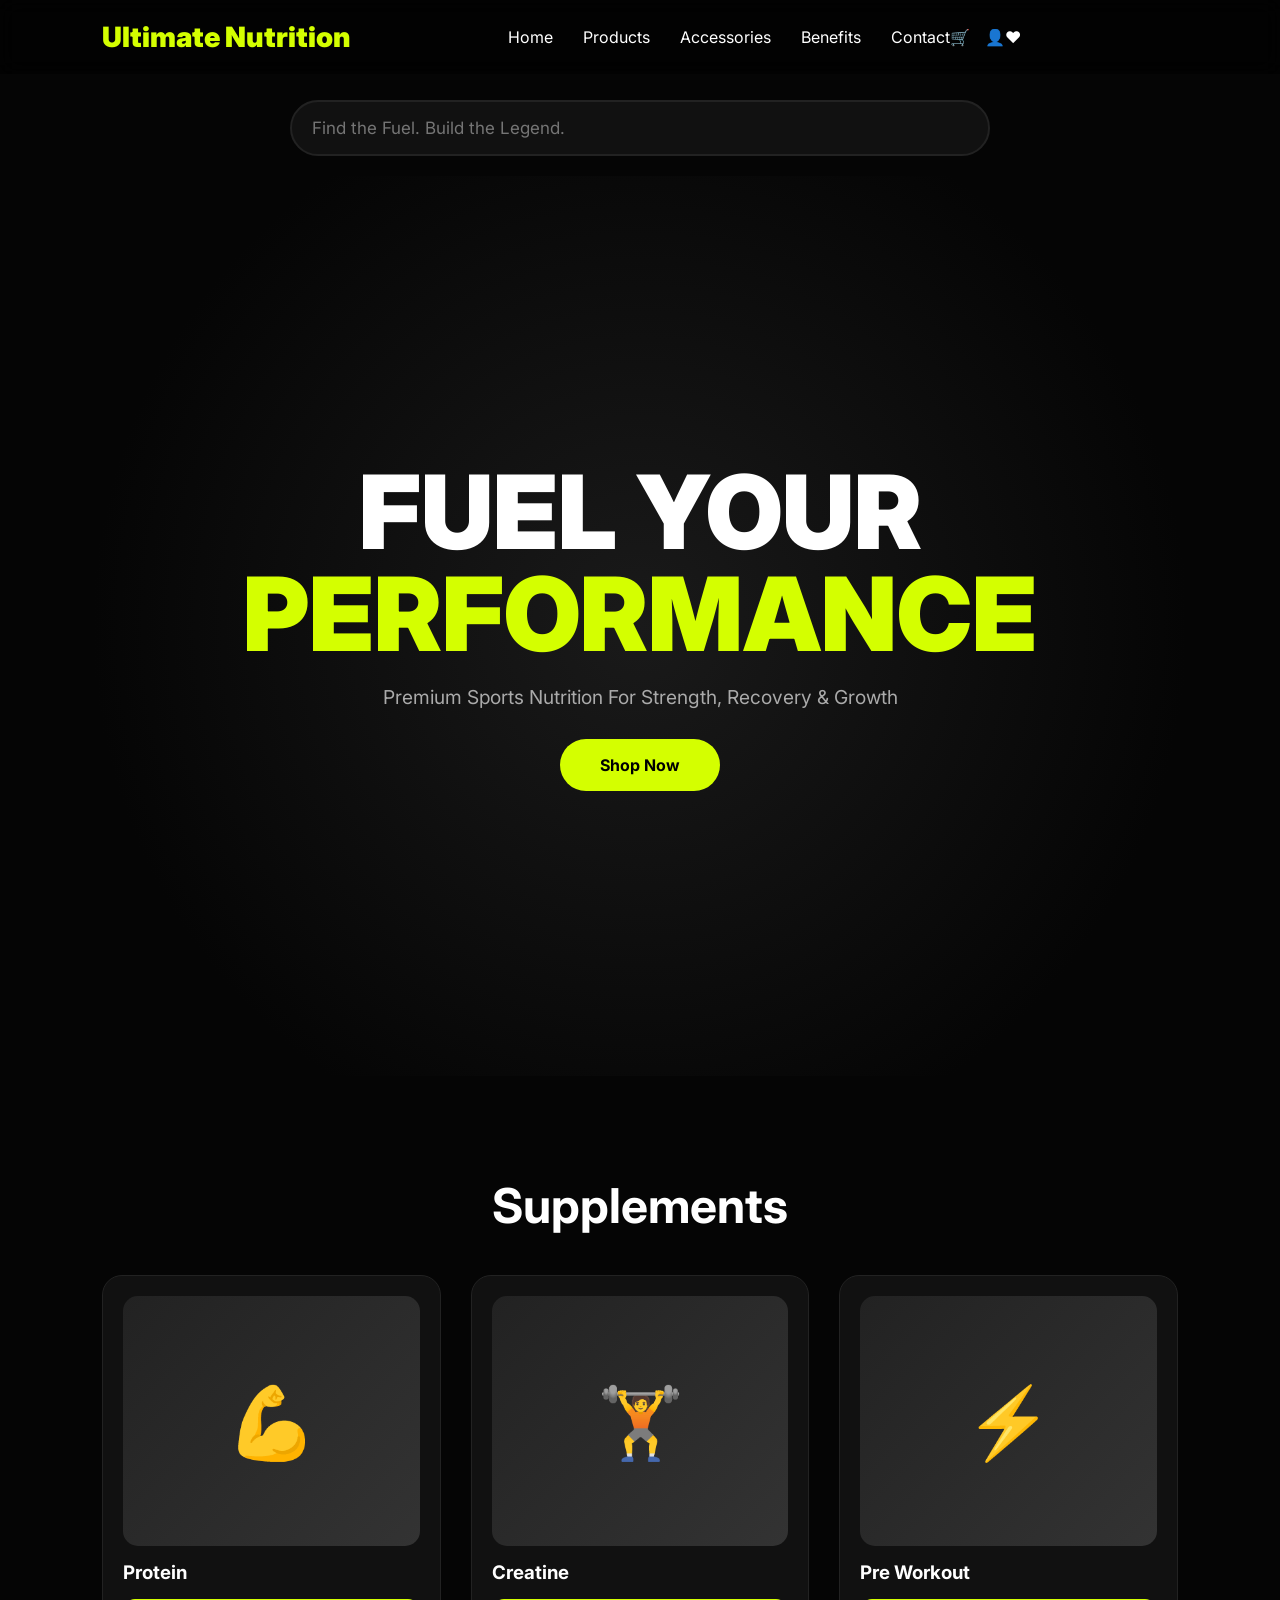
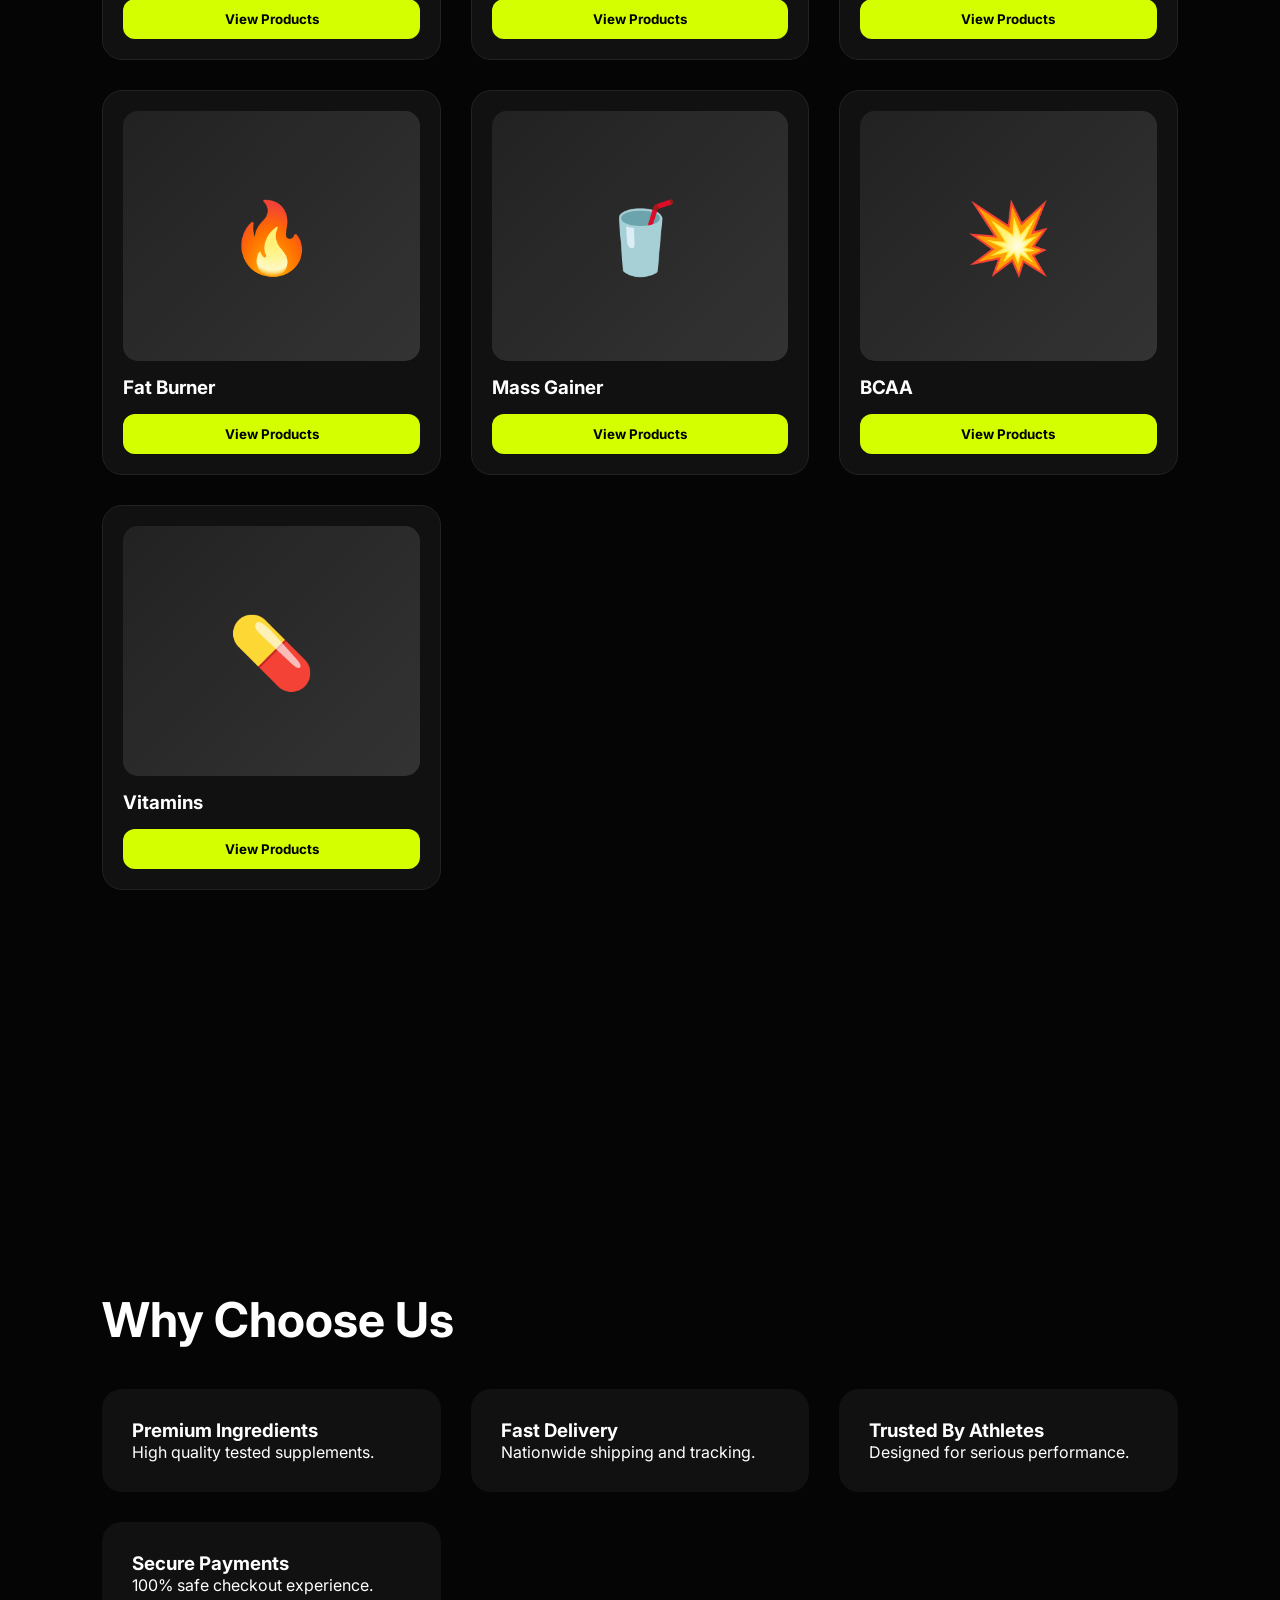
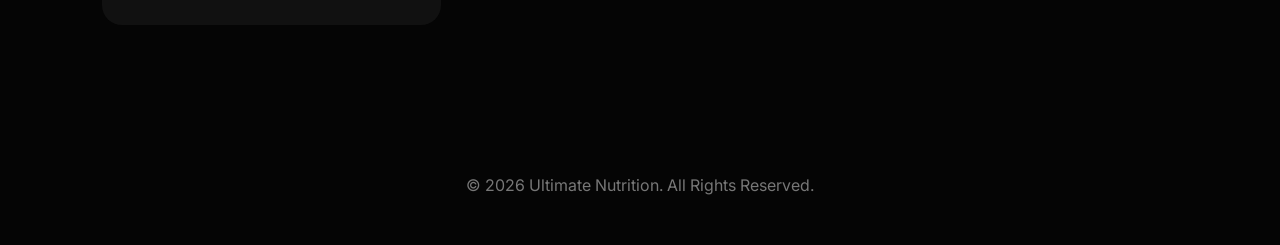
<file: 01.html>
<!DOCTYPE html>
<html lang="en">
<head>
<meta charset="UTF-8">
<meta name="viewport" content="width=device-width, initial-scale=1.0">
<title>Ultimate Nutrition - Premium Supplements</title>

<link href="https://fonts.googleapis.com/css2?family=Inter:wght@300;400;500;700;900&display=swap" rel="stylesheet">

<style>
*{
margin:0;
padding:0;
box-sizing:border-box;
font-family:Inter,sans-serif;
}

body{
background:#050505;
color:white;
overflow-x:hidden;
}

nav{
position:fixed;
top:0;
width:100%;
padding:20px 8%;
display:flex;
justify-content:space-between;
align-items:center;
background:rgba(0,0,0,.6);
backdrop-filter:blur(10px);
z-index:1000;
}

.logo{
font-size:28px;
font-weight:900;
color:#d4ff00;
}

nav ul{
display:flex;
gap:30px;
list-style:none;
}

nav a{
color:white;
text-decoration:none;
}

.hero{
height:100vh;
display:flex;
align-items:center;
justify-content:center;
text-align:center;
padding:0 20px;
background:
radial-gradient(circle at center,#1a1a1a 0%,#050505 70%);
}

.hero-content{
animation:fadeUp 1s ease forwards;
}

.hero h1{
font-size:clamp(3rem,8vw,7rem);
font-weight:900;
line-height:1;
}

.hero span{
color:#d4ff00;
}

.hero p{
margin-top:20px;
font-size:1.2rem;
color:#aaa;
}

.btn{
display:inline-block;
margin-top:30px;
padding:16px 40px;
background:#d4ff00;
color:black;
font-weight:700;
border-radius:50px;
text-decoration:none;
transition:.3s;
}

.btn:hover{
transform:translateY(-5px);
}

.section{
padding:100px 8%;
}

.section-title{
font-size:3rem;
margin-bottom:40px;
}

.products{
display:grid;
grid-template-columns:repeat(auto-fit,minmax(250px,1fr));
gap:30px;
}

.card{
background:#111;
border:1px solid #222;
border-radius:20px;
padding:20px;
transition:.4s;
}

.card:hover{
transform:translateY(-10px);
border-color:#d4ff00;
}

.product-image{
height:250px;
border-radius:15px;
background:linear-gradient(135deg,#222,#333);
display:flex;
align-items:center;
justify-content:center;
font-size:70px;
}

.card h3{
margin-top:15px;
}

.price{
margin-top:10px;
font-size:24px;
font-weight:700;
color:#d4ff00;
}

.buy{
margin-top:15px;
width:100%;
padding:12px;
border:none;
border-radius:12px;
background:#d4ff00;
font-weight:700;
cursor:pointer;
}

.features{
display:grid;
grid-template-columns:repeat(auto-fit,minmax(250px,1fr));
gap:30px;
}

.feature{
background:#111;
padding:30px;
border-radius:20px;
}

footer{
padding:50px;
text-align:center;
color:#777;
}

.reveal{
opacity:0;
transform:translateY(50px);
transition:1s;
}

.reveal.active{
opacity:1;
transform:translateY(0);
}

@keyframes fadeUp{
from{
opacity:0;
transform:translateY(100px);
}
to{
opacity:1;
transform:translateY(0);
}
}
.hamburger{
    display:none;
    font-size:30px;
    cursor:pointer;
}

@media(max-width:768px){

    nav ul{
        position:absolute;
        top:80px;
        left:-100%;
        width:100%;
        flex-direction:column;
        background:#111;
        padding:30px;
        transition:.4s;
    }

    nav ul.active{
        left:0;
    }

    .hamburger{
        display:block;
    }
}
.account{
position:relative;
display:flex;
align-items:center;
}
.nav-icons{
display:flex;
align-items:center;
gap:15px;
}

.nav-icons a{
color:white;
text-decoration:none;
display:flex;
align-items:center;
}
.dropdown{
display:none;
position:absolute;
right:0;
top:40px;
background:#111;
padding:15px;
border-radius:10px;
min-width:150px;
}

.dropdown a{
display:block;
padding:10px;
color:white;
text-decoration:none;
}

.dropdown.show{
display:block;
}

.cart-header{
display:flex;
justify-content:space-between;
align-items:center;
margin-bottom:20px;
}

.cart-header span{
cursor:pointer;
font-size:24px;
}

.cart-item{
background:#1a1a1a;
padding:18px;
border-radius:15px;
margin-bottom:15px;
border:1px solid #333;
transition:.3s;
}

.cart-item:hover{
border-color:#d4ff00;
}
.qty-btn{
width:35px;
height:35px;
border:none;
background:#d4ff00;
font-size:18px;
font-weight:bold;
cursor:pointer;
border-radius:8px;
margin:0 8px;
}

.checkout-btn{
width:100%;
padding:15px;
background:#d4ff00;
border:none;
border-radius:12px;
font-weight:700;
margin-top:15px;
}
.nav-search{

    flex:1;

    display:flex;

    justify-content:center;

    margin:0 30px;

}

.nav-search input{

    width:100%;
    max-width:420px;

    padding:12px 18px;

    border:none;

    border-radius:30px;

    background:#1a1a1a;

    color:white;

    outline:none;

    border:2px solid #333;

    transition:.3s;

}

.nav-search input:focus{

    border-color:#d4ff00;

}
@media(max-width:768px){

    .nav-search{

        width:100%;
        order:3;
        margin-top:15px;

    }

    .nav-search input{

        max-width:100%;
        width:100%;

    }

    nav{

        flex-wrap:wrap;

    }

}
.search-wrapper{
    width:100%;
    background:#050505;
    padding:20px 8% 20px;   /* Top Right Bottom Left */
    margin-top:80px;         /* 👈 Moves it down */
    position:relative;
}

#searchInput{

    width:100%;
    max-width:700px;

    display:block;

    margin:auto;

    padding:16px 20px;

    border-radius:40px;

    border:2px solid #222;

    background:#111;

    color:white;

    font-size:17px;

    outline:none;

}

#searchInput:focus{

    border-color:#d4ff00;

}

#searchResults{

    max-width:700px;

    margin:auto;

    background:#111;

    border-radius:15px;

    overflow:hidden;

    margin-top:5px;

    display:none;

    border:1px solid #222;

}

.search-item{

    display:flex;

    align-items:center;

    gap:15px;

    padding:15px;

    cursor:pointer;

    transition:.3s;

}

.search-item:hover{

    background:#222;

}

.search-item img{

    width:60px;

    height:60px;

    object-fit:cover;

    border-radius:10px;

}

.search-item h4{

    color:white;

}

.search-item p{

    color:#d4ff00;

}
</style>
<link rel="stylesheet" href="cart.css">

</head>

<body>
<nav>

    <div class="hamburger" onclick="toggleMenu()">
        ☰
    </div>

    <div class="logo">
        Ultimate Nutrition
    </div>
    <div class="nav-search">

    <ul>
        <li><a href="#">Home</a></li>
        <li><a href="#products">Products</a></li>
        <li><a href="#accessories">Accessories</a></li>
        <li><a href="#features">Benefits</a></li>
        <li><a href="#">Contact</a></li>
    </ul>

    <div class="nav-icons">

       <a href="#" id="cartBtn">🛒</a>

        <div class="account">

            <a href="#" id="profileLink">👤</a>
            <a href="wishlist.html">❤️</a>

            <div class="dropdown" id="accountMenu">

                <a href="profile.html">My Profile</a>

                <a href="orders.html">My Orders</a>

                <a href="#" onclick="logout()">
                    Logout
                </a>

            </div>

        </div>

    </div>

</nav>
<div class="search-wrapper">

    <input
    type="text"
    id="searchInput"
    placeholder="Find the Fuel. Build the Legend.">

    <div id="searchResults"></div>

</div>
<section class="hero">

<div class="hero-content">

<h1>
FUEL YOUR
<span>PERFORMANCE</span>
</h1>

<p>
Premium Sports Nutrition For Strength, Recovery & Growth
</p>

<a href="#products" class="btn">
Shop Now
</a>

</div>

</section>

<section class="section reveal" id="products">

<center><h2 class="section-title">
Supplements
</h2></center>

<div class="products">
<div class="products">

<!-- PROTEIN -->
<div class="card"
onclick="window.location.href='product.html?category=whey-concentrate'">

<div class="product-image">💪</div>

<h3>Protein</h3>

<button class="buy">
View Products
</button>

</div>

<!-- CREATINE -->
<div class="card"
onclick="window.location.href='product.html?category=creatine'">

<div class="product-image">🏋️</div>

<h3>Creatine</h3>

<button class="buy">
View Products
</button>

</div>

<!-- PRE WORKOUT -->
<div class="card"
onclick="window.location.href='product.html?category=pre-workout'">

<div class="product-image">⚡</div>

<h3>Pre Workout</h3>

<button class="buy">
View Products
</button>

</div>

<!-- FAT BURNER -->
<div class="card"
onclick="window.location.href='product.html?category=fat-burner'">

<div class="product-image">🔥</div>

<h3>Fat Burner</h3>

<button class="buy">
View Products
</button>

</div>

<!-- MASS GAINER -->
<div class="card"
onclick="window.location.href='product.html?category=mass-gainer'">

<div class="product-image">🥤</div>

<h3>Mass Gainer</h3>

<button class="buy">
View Products
</button>

</div>

<!-- BCAA -->
<div class="card"
onclick="window.location.href='product.html?category=bcaa'">

<div class="product-image">💥</div>

<h3>BCAA</h3>

<button class="buy">
View Products
</button>

</div>

<!-- VITAMINS -->
<div class="card"
onclick="window.location.href='product.html?category=vitamins'">

<div class="product-image">💊</div>

<h3>Vitamins</h3>

<button class="buy">
View Products
</button>

</div>

</div>

</div>

</div>
</section>
</section>
<!-- gym accesories -->
<section class="section reveal" id="accessories">

<center>
</section>

<!-- FEATURES -->

<section class="section reveal" id="features">

    <h2 class="section-title">
        Why Choose Us
    </h2>

    <div class="features">

        <div class="feature">
            <h3>Premium Ingredients</h3>
            <p>High quality tested supplements.</p>
        </div>

        <div class="feature">
            <h3>Fast Delivery</h3>
            <p>Nationwide shipping and tracking.</p>
        </div>

        <div class="feature">
            <h3>Trusted By Athletes</h3>
            <p>Designed for serious performance.</p>
        </div>

        <div class="feature">
            <h3>Secure Payments</h3>
            <p>100% safe checkout experience.</p>
        </div>

    </div>

</section>

<!-- CART -->

<div id="cartSidebar" class="cart-sidebar">

    <div class="cart-header">
        <h2>My Cart</h2>
        <span onclick="closeCart()">✖</span>
    </div>

    <div id="cartItems"></div>

    <div class="cart-footer">
        <h3 id="cartTotal">₹0</h3>

        <button class="checkout-btn">
            Checkout
        </button>
    </div>

</div>

<footer>
    © 2026 Ultimate Nutrition. All Rights Reserved.
</footer>


<script>
    function toggleMenu(){
    document.querySelector("nav ul")
    .classList.toggle("active");
}

document.querySelectorAll('a[href^="#"]').forEach(anchor=>{

anchor.addEventListener('click',function(e){

const target =
this.getAttribute('href');

if(target === "#"){
return;
}

e.preventDefault();

const element =
document.querySelector(target);

if(element){

element.scrollIntoView({
behavior:'smooth'
});

}

});

});

const reveals=document.querySelectorAll(".reveal");

function reveal(){
reveals.forEach(el=>{
const top=el.getBoundingClientRect().top;
const height=window.innerHeight;

if(top<height-100){
el.classList.add("active");
}
});
}

window.addEventListener("scroll",reveal);
reveal();
const user =
JSON.parse(localStorage.getItem("user"));

const loggedIn =
localStorage.getItem("loggedIn");

if(user && loggedIn){

document.getElementById("profileLink")
.innerHTML = user.name;

}
const profileLink =
document.getElementById("profileLink");

const accountMenu =
document.getElementById("accountMenu");

profileLink.addEventListener("click",(e)=>{

e.preventDefault();

if(!loggedIn){

window.location.href="login.html";
return;

}

accountMenu.classList.toggle("show");

});
function logout(){

localStorage.removeItem("loggedIn");

window.location.href="index.html";

}

</script>
<script src="products.js"></script>

<script>
const searchInput = document.getElementById("searchInput");
const searchResults = document.getElementById("searchResults");

searchInput.addEventListener("keyup", function () {

    const keyword = this.value.toLowerCase().trim();

    searchResults.innerHTML = "";

    if (keyword === "") {
        searchResults.style.display = "none";
        return;
    }

    let found = false;

    for (let category in products) {

        products[category].forEach(product => {

            if (
                product.name.toLowerCase().includes(keyword) ||
                product.description.toLowerCase().includes(keyword)
            ) {

                found = true;

                searchResults.innerHTML += `
                    <div class="search-item"
                    onclick="window.location.href='detail.html?id=${product.id}'">

                        <img src="${product.image}" alt="">

                        <div>
                            <h4>${product.name}</h4>
                            <p>₹${product.price}</p>
                        </div>

                    </div>
                `;
            }

        });

    }

    searchResults.style.display = found ? "block" : "none";

});
</script>



<script src="cart.js"></script>
<script>
document.addEventListener("DOMContentLoaded",function(){

    const cartBtn=document.getElementById("cartBtn");

    cartBtn.addEventListener("click",function(e){

        e.preventDefault();

        openCart();

    });

});
</script>
</body>
</html>
</file>
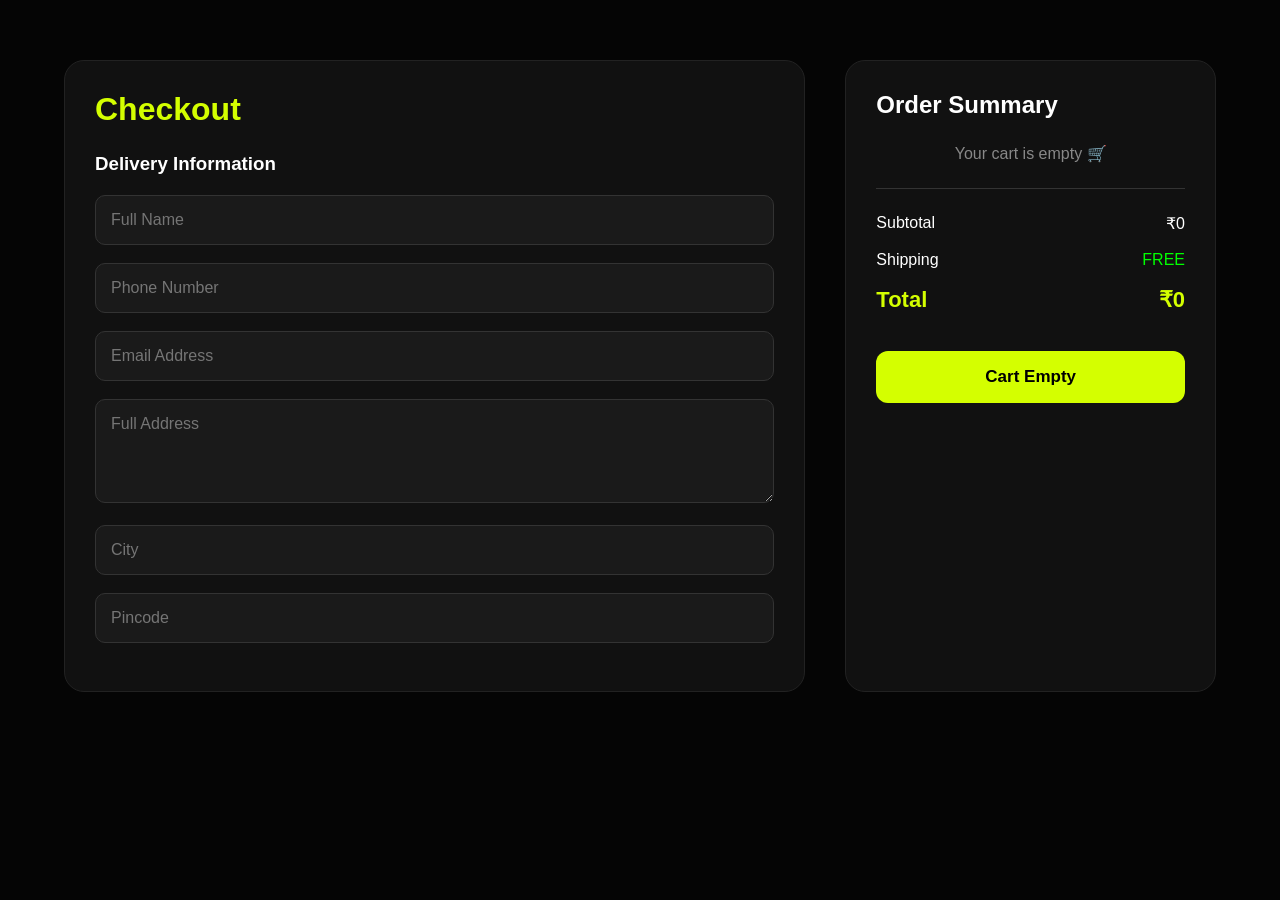
<file: checkout.html>
<!DOCTYPE html>
<html lang="en">
<head>

<meta charset="UTF-8">
<meta name="viewport" content="width=device-width, initial-scale=1.0">

<title>Checkout | Ultimate Nutrition</title>

<link rel="stylesheet" href="checkout.css">

</head>

<body>

<div class="checkout-container">

    <!-- LEFT -->

    <div class="checkout-form">

        <h1>Checkout</h1>

        <h3>Delivery Information</h3>

        <form id="checkoutForm">

            <input
            type="text"
            id="name"
            placeholder="Full Name"
            required>

            <input
            type="tel"
            id="phone"
            placeholder="Phone Number"
            required>

            <input
            type="email"
            id="email"
            placeholder="Email Address"
            required>

            <textarea
            id="address"
            placeholder="Full Address"
            rows="4"
            required></textarea>

            <input
            type="text"
            id="city"
            placeholder="City"
            required>

            <input
            type="text"
            id="pincode"
            placeholder="Pincode"
            required>

        </form>

    </div>

    <!-- RIGHT -->

    <div class="order-summary">

        <h2>Order Summary</h2>

        <div id="orderItems"></div>

        <hr>

        <div class="summary-row">

            <span>Subtotal</span>

            <span id="subtotal">
                ₹0
            </span>

        </div>

        <div class="summary-row">

            <span>Shipping</span>

            <span style="color:lime;">
                FREE
            </span>

        </div>

        <div class="summary-row total">

            <span>Total</span>

            <span id="total">
                ₹0
            </span>

        </div>

        <button id="payBtn">

            Proceed To Payment

        </button>

    </div>

</div>

<script src="checkout.js"></script>

</body>
</html>
</file>
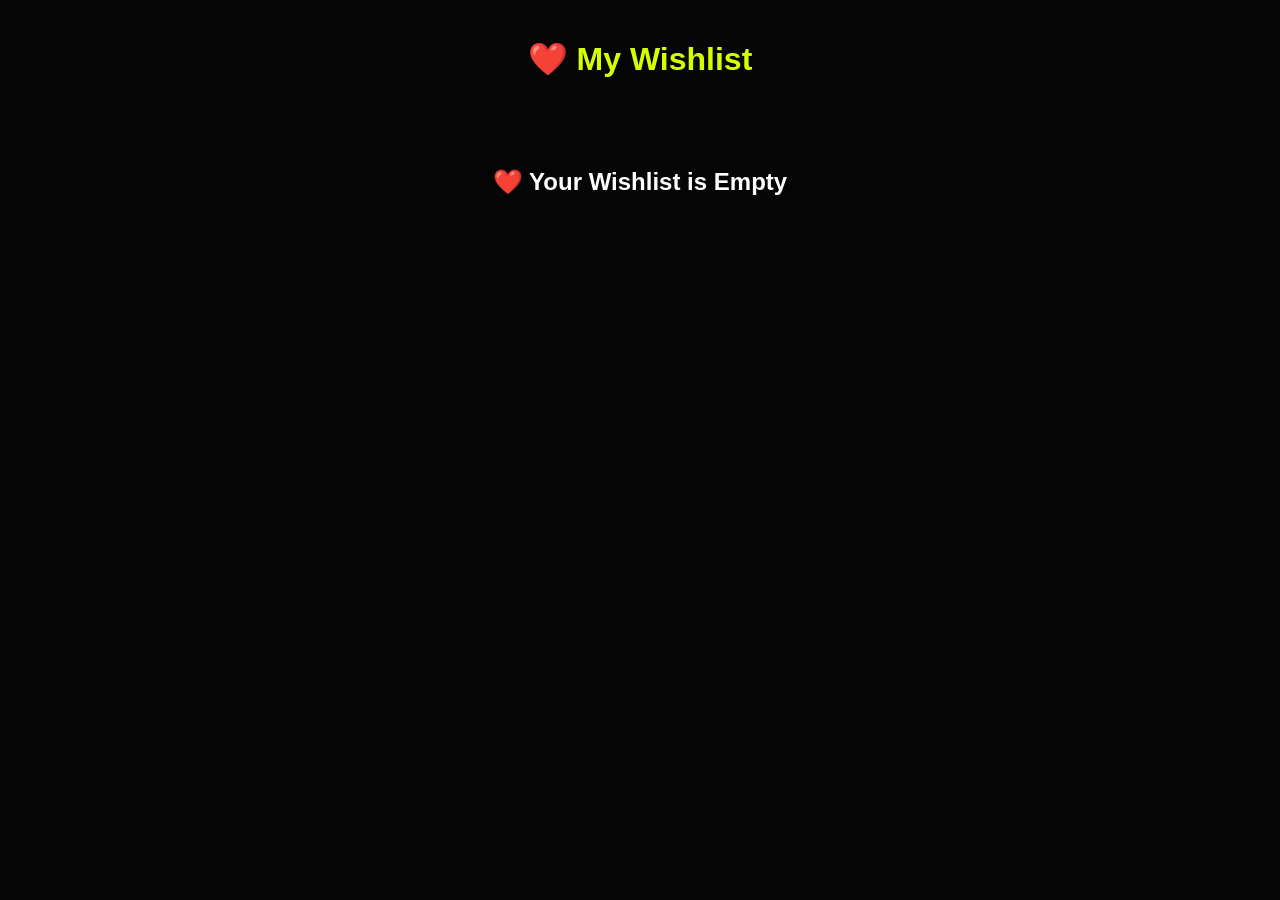
<file: wishlist.html>
<!DOCTYPE html>
<html lang="en">

<head>

<meta charset="UTF-8">
<meta name="viewport" content="width=device-width, initial-scale=1.0">

<title>My Wishlist</title>

<link rel="stylesheet" href="wishlist.css">

</head>

<body>

<h1 class="title">❤️ My Wishlist</h1>

<div id="wishlistContainer" class="wishlist-grid">

</div>

<script src="products.js"></script>
<script src="wishlist.js"></script>

</body>
</html>
</file>
<file: cart.css>
.cart-sidebar{
    position: fixed;
    top: 0;
    right: -400px;
    width: 380px;
    height: 100vh;

    background: #111;
    color: white;

    z-index: 999999;

    transition: right .3s ease;

    overflow-y: auto;

    border-left: 2px solid #d4ff00;

    padding: 20px;

    margin: 0;

    transform: none !important;
}
.cart-sidebar.active{
    right:0;
}

.cart-sidebar.active{
right:0;
}

.cart-header{
display:flex;
justify-content:space-between;
align-items:center;
margin-bottom:20px;
}

.cart-header h2{
font-size:24px;
}

.cart-header span{
font-size:26px;
cursor:pointer;
}

.cart-item{
display:flex;
gap:15px;
background:#1a1a1a;
padding:12px;
border-radius:12px;
margin-bottom:15px;
}

.cart-item img{
width:70px;
height:70px;
object-fit:cover;
border-radius:10px;
}

.cart-details{
flex:1;
}

.cart-details h4{
margin-bottom:6px;
}

.cart-price{
color:#d4ff00;
font-weight:bold;
margin:5px 0;
}

.qty-box{
display:flex;
align-items:center;
gap:8px;
margin-top:8px;
}

.qty-btn{
width:30px;
height:30px;
border:none;
background:#d4ff00;
border-radius:6px;
font-weight:bold;
cursor:pointer;
}

.remove-btn{
margin-top:10px;
background:#ff3b3b;
border:none;
color:#fff;
padding:6px 12px;
border-radius:6px;
cursor:pointer;
}

.cart-footer{
margin-top:20px;
border-top:1px solid #333;
padding-top:20px;
}

.checkout-btn{
width:100%;
padding:14px;
border:none;
background:#d4ff00;
font-weight:bold;
border-radius:10px;
cursor:pointer;
margin-top:15px;
}
</file>
<file: checkout.css>
*{
    margin:0;
    padding:0;
    box-sizing:border-box;
    font-family:Inter,sans-serif;
}

body{
    background:#050505;
    color:white;
}

.checkout-container{
    width:90%;
    max-width:1300px;
    margin:60px auto;
    display:grid;
    grid-template-columns:2fr 1fr;
    gap:40px;
}

.checkout-form,
.order-summary{
    background:#111;
    padding:30px;
    border-radius:20px;
    border:1px solid #222;
}

.checkout-form h1{
    margin-bottom:25px;
    color:#d4ff00;
}

.checkout-form h3{
    margin-bottom:20px;
}

.checkout-form input,
.checkout-form textarea{
    width:100%;
    padding:15px;
    margin-bottom:18px;
    background:#1a1a1a;
    color:white;
    border:1px solid #333;
    border-radius:10px;
    outline:none;
    font-size:16px;
}

.checkout-form input:focus,
.checkout-form textarea:focus{
    border-color:#d4ff00;
}

.order-summary h2{
    margin-bottom:25px;
}

.cart-product{
    display:flex;
    align-items:center;
    gap:15px;
    margin-bottom:20px;
}

.cart-product img{
    width:70px;
    height:70px;
    object-fit:cover;
    border-radius:10px;
}

.cart-info{
    flex:1;
}

.cart-info h4{
    margin-bottom:8px;
}

.cart-info p{
    color:#d4ff00;
}

.summary-row{
    display:flex;
    justify-content:space-between;
    margin:18px 0;
}

.total{
    font-size:22px;
    font-weight:bold;
    color:#d4ff00;
}

button{
    width:100%;
    padding:16px;
    border:none;
    background:#d4ff00;
    color:black;
    font-size:17px;
    font-weight:bold;
    border-radius:12px;
    cursor:pointer;
    margin-top:20px;
    transition:.3s;
}

button:hover{
    transform:translateY(-3px);
}

hr{
    border:none;
    border-top:1px solid #333;
    margin:25px 0;
}

@media(max-width:900px){

.checkout-container{

grid-template-columns:1fr;

}

}
</file>
<file: wishlist.css>
*{
margin:0;
padding:0;
box-sizing:border-box;
font-family:Inter,sans-serif;
}

body{
background:#050505;
color:white;
padding:40px;
}

.title{
text-align:center;
margin-bottom:40px;
color:#d4ff00;
}

.wishlist-grid{
display:grid;
grid-template-columns:repeat(auto-fit,minmax(280px,1fr));
gap:25px;
}

.card{
background:#111;
border:1px solid #222;
border-radius:20px;
padding:20px;
text-align:center;
}

.card img{
width:100%;
height:220px;
object-fit:cover;
border-radius:15px;
}

.card h3{
margin:15px 0;
}

.price{
color:#d4ff00;
font-size:24px;
font-weight:bold;
margin:10px 0;
}

button{
width:100%;
padding:12px;
background:#d4ff00;
border:none;
border-radius:10px;
font-weight:bold;
cursor:pointer;
margin-top:10px;
}

.remove{
background:#ff3b3b;
color:white;
}
.card{

    position:relative;

}

.card-top{

    display:flex;
    justify-content:flex-end;
    padding:10px;

}

.wishlist-heart{

    font-size:28px;
    cursor:pointer;
    transition:.3s;

}

.wishlist-heart:hover{

    transform:scale(1.2);

}
.card{
    position: relative;
    background: #111;
    border: 1px solid #444;
    border-radius: 10px;
    padding: 20px;
    text-align: center;
}

.remove-btn {
    width: 40px;
    height: 40px;
    background: #e60023;
    color: white;
    border: none;
    border-radius: 50%;
    display: flex;
    justify-content: center;
    align-items: center;
    cursor: pointer;
    font-size: 20px;
    padding: 0;
    line-height: 1;
}
.remove-btn:hover{
    background: red;
    transform: scale(1.1);
}
</file>
